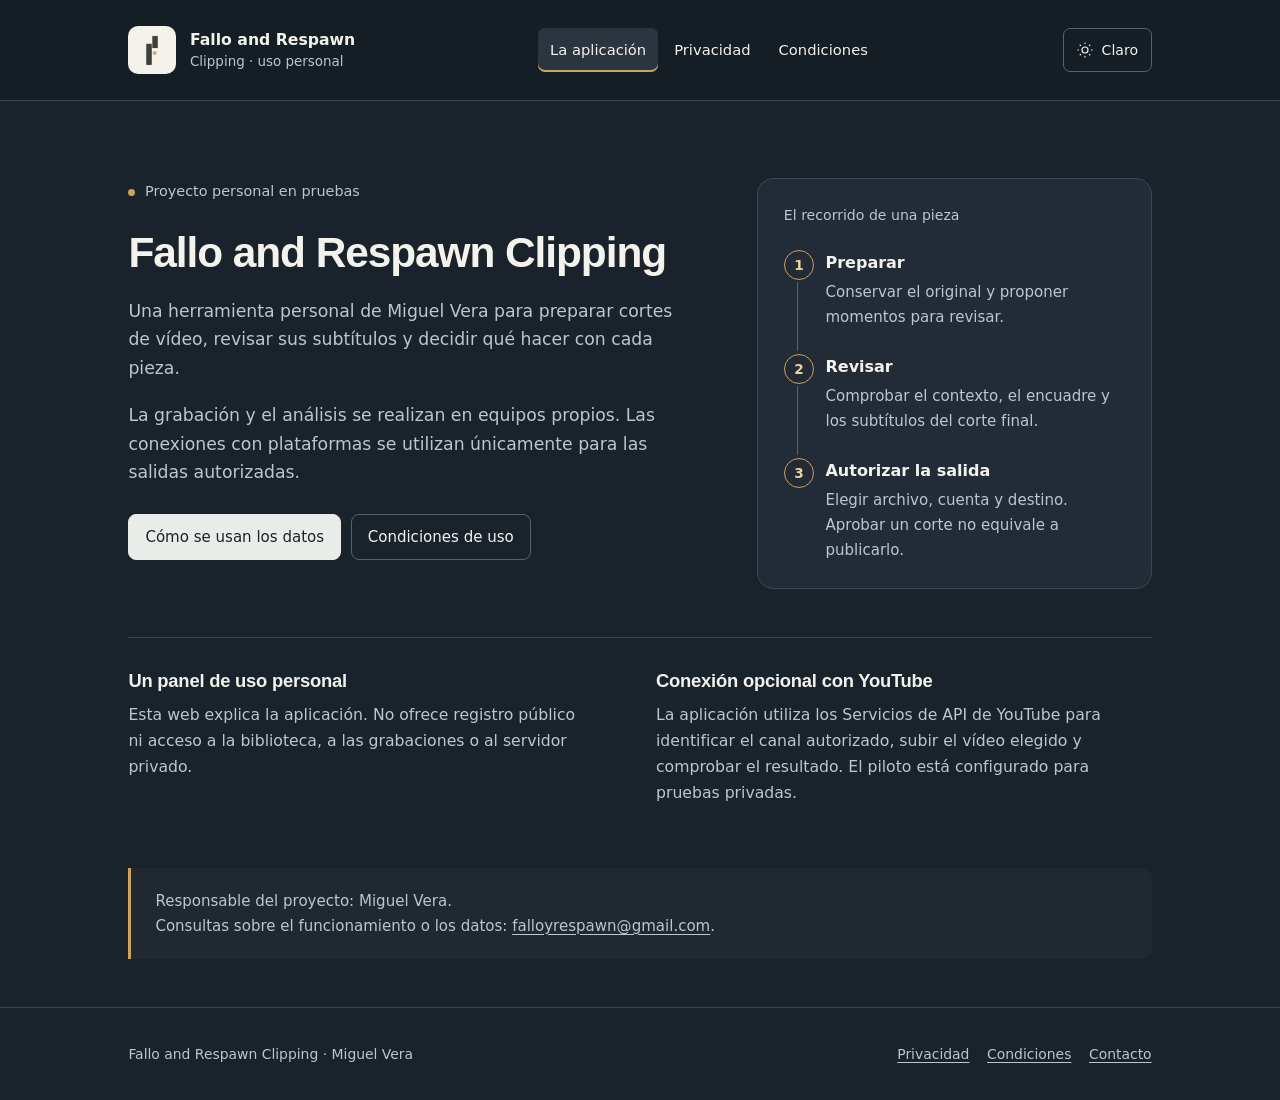
<file: index.html>
<!doctype html>
<html lang="es" data-theme="dark"><head>
<meta charset="utf-8"><meta name="viewport" content="width=device-width,initial-scale=1">
<meta name="description" content="Información de Fallo and Respawn Clipping, su uso personal y el tratamiento de los datos de sus conexiones.">
<meta name="robots" content="noindex">
<meta http-equiv="Content-Security-Policy" content="default-src 'self'; script-src 'self'; style-src 'self'; img-src 'self'; connect-src 'none'; object-src 'none'; base-uri 'none'; form-action 'none'; frame-src 'none'">
<meta name="referrer" content="no-referrer">
<title>Información de la aplicación · Fallo and Respawn Clipping</title>
<link rel="icon" href="assets/mark.png" type="image/png">
<link rel="stylesheet" href="assets/pizarra-tokens.css"><link rel="stylesheet" href="assets/site.css"><script src="assets/theme.js"></script>
</head><body><a class="skip" href="#contenido">Saltar al contenido</a>
<header class="site-head"><div class="wrap head-inner"><a class="brand" href="index.html" aria-label="Fallo and Respawn Clipping, inicio"><img src="assets/mark.png" width="48" height="48" alt=""><span class="brand-name">Fallo and Respawn<span>Clipping · uso personal</span></span></a><nav class="nav" aria-label="Principal"><a href="index.html" aria-current="page">La aplicación</a><a href="privacy.html">Privacidad</a><a href="terms.html">Condiciones</a></nav><button class="theme-toggle" type="button" data-theme-toggle aria-label="Cambiar a tema claro"><svg aria-hidden="true" viewBox="0 0 24 24" fill="none" stroke="currentColor" stroke-width="1.5"><circle cx="12" cy="12" r="4"></circle><path d="M12 2v2m0 16v2M2 12h2m16 0h2M5 5l1.5 1.5m11 11L19 19M5 19l1.5-1.5m11-11L19 5"></path></svg><span class="theme-word" data-theme-word>Claro</span></button></div></header>
<main id="contenido" class="wrap">
<section class="hero" aria-labelledby="app-title">
  <div>
    <p class="state"><span class="state-dot" aria-hidden="true"></span>Proyecto personal en pruebas</p>
    <h1 id="app-title">Fallo and Respawn Clipping</h1>
    <p class="intro">Una herramienta personal de Miguel Vera para preparar cortes de vídeo, revisar sus subtítulos y decidir qué hacer con cada pieza.</p>
    <p class="intro">La grabación y el análisis se realizan en equipos propios. Las conexiones con plataformas se utilizan únicamente para las salidas autorizadas.</p>
    <div class="hero-actions"><a class="button primary" href="privacy.html">Cómo se usan los datos</a><a class="button" href="terms.html">Condiciones de uso</a></div>
  </div>
  <figure class="route"><figcaption>El recorrido de una pieza</figcaption><ol>
    <li><strong>Preparar</strong><p>Conservar el original y proponer momentos para revisar.</p></li>
    <li><strong>Revisar</strong><p>Comprobar el contexto, el encuadre y los subtítulos del corte final.</p></li>
    <li><strong>Autorizar la salida</strong><p>Elegir archivo, cuenta y destino. Aprobar un corte no equivale a publicarlo.</p></li>
  </ol></figure>
</section>
<section class="boundary" aria-label="Alcance de la aplicación">
  <div><h2>Un panel de uso personal</h2><p>Esta web explica la aplicación. No ofrece registro público ni acceso a la biblioteca, a las grabaciones o al servidor privado.</p></div>
  <div><h2>Conexión opcional con YouTube</h2><p>La aplicación utiliza los Servicios de API de YouTube para identificar el canal autorizado, subir el vídeo elegido y comprobar el resultado. El piloto está configurado para pruebas privadas.</p></div>
</section>
<section class="contact-band" aria-label="Contacto"><p>Responsable del proyecto: Miguel Vera.<br>Consultas sobre el funcionamiento o los datos: <a href="mailto:falloyrespawn@gmail.com">falloyrespawn@gmail.com</a>.</p></section>
</main>
<footer class="site-foot"><div class="wrap foot-inner"><span class="foot-copy">Fallo and Respawn Clipping · Miguel Vera</span><div class="foot-links"><a href="privacy.html">Privacidad</a><a href="terms.html">Condiciones</a><a href="mailto:falloyrespawn@gmail.com">Contacto</a></div></div></footer>
</body></html>
</file>
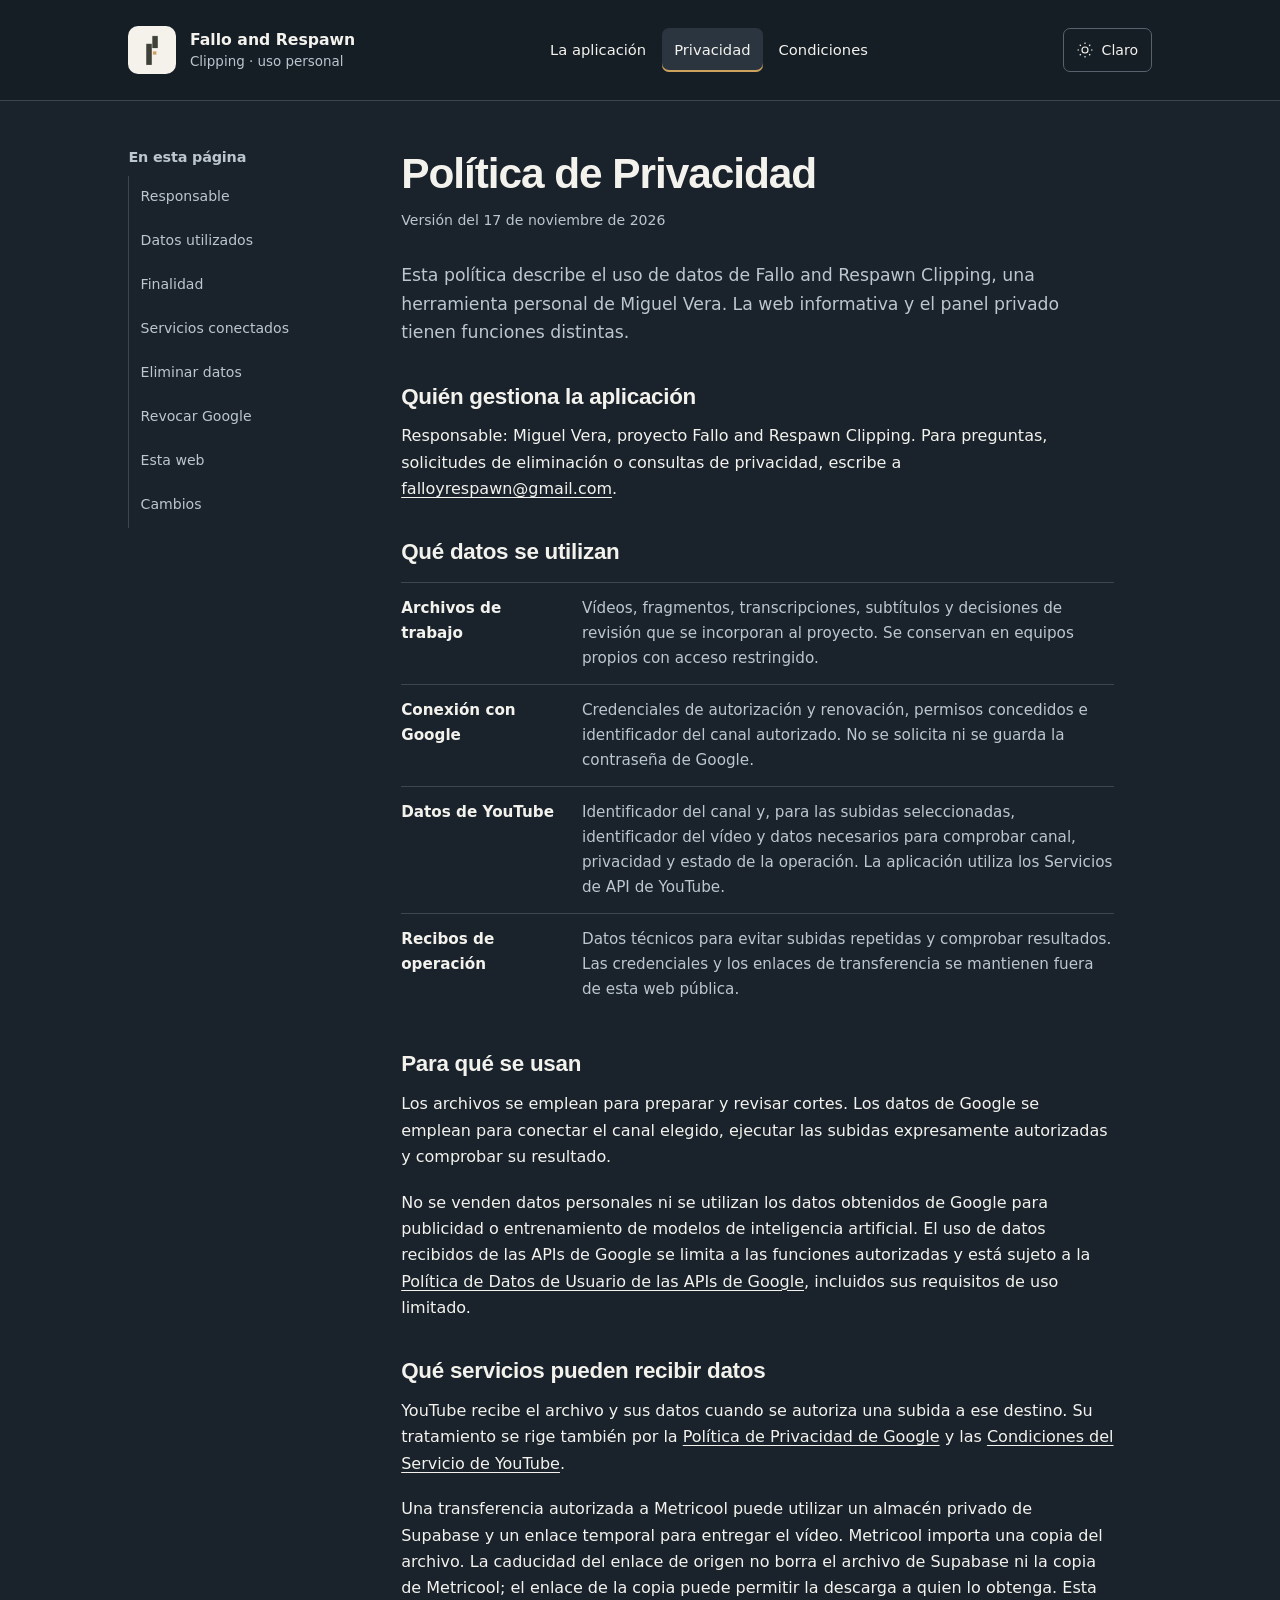
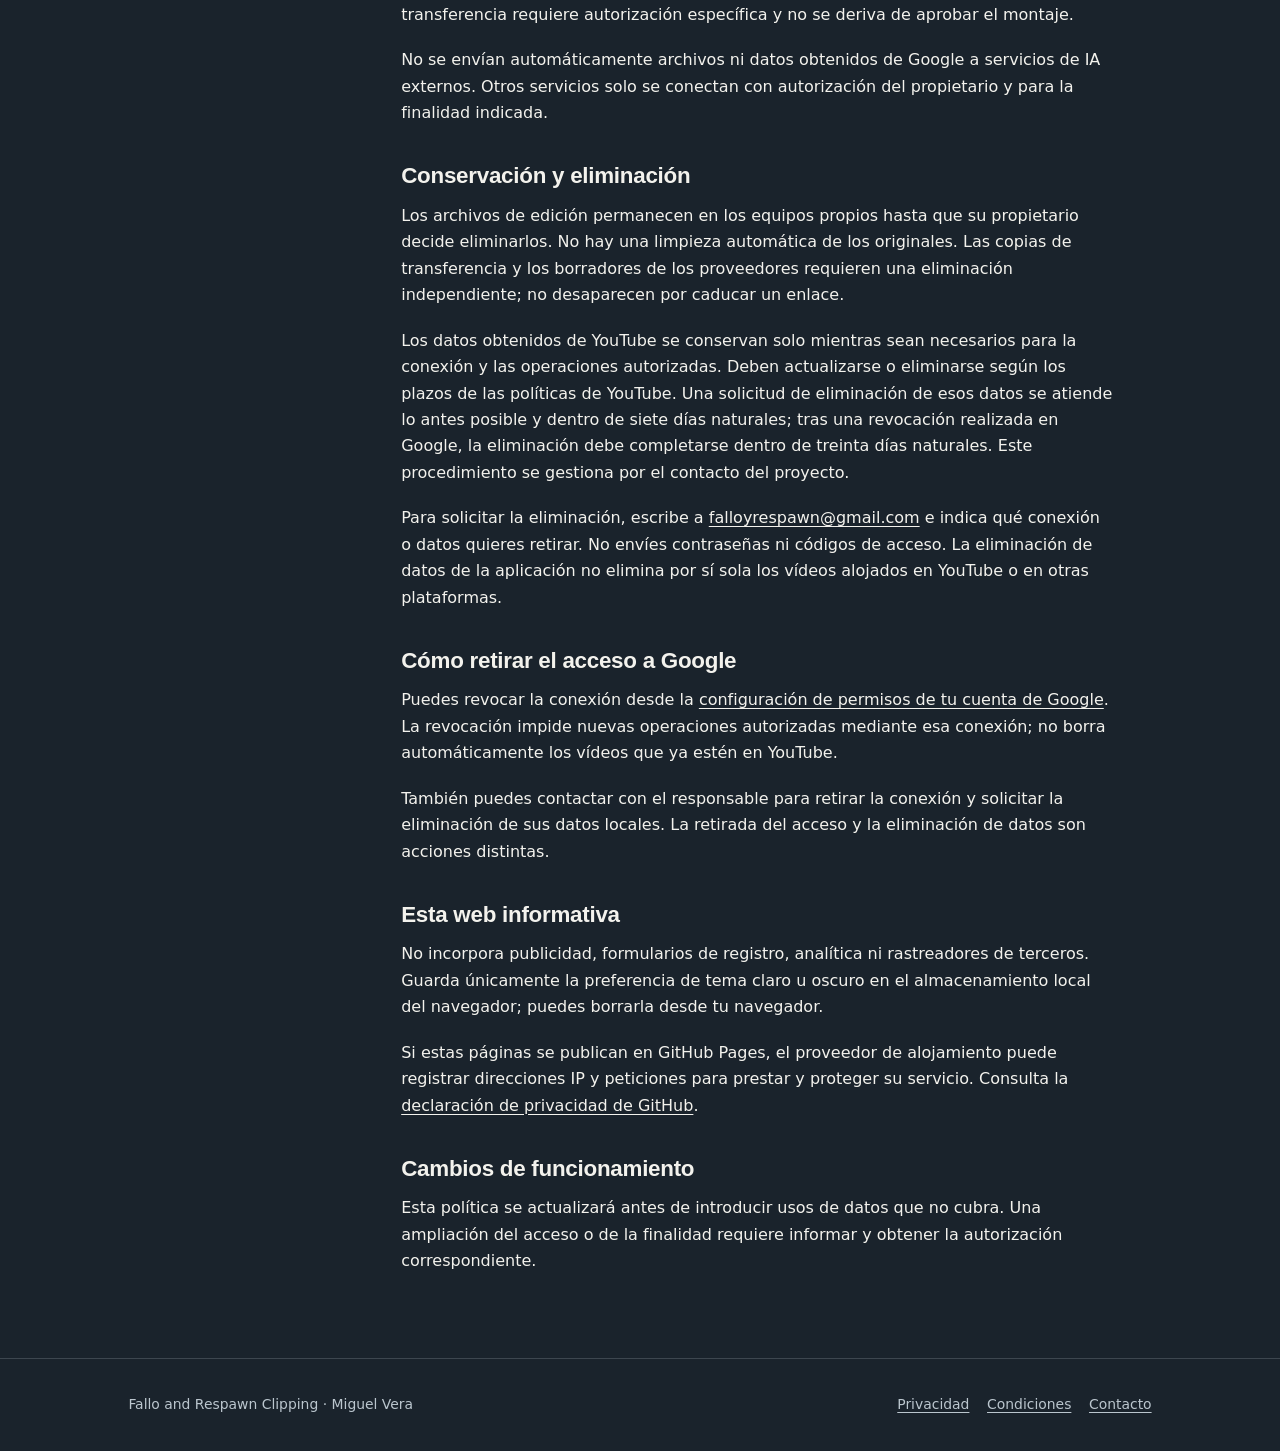
<file: privacy.html>
<!doctype html>
<html lang="es" data-theme="dark"><head>
<meta charset="utf-8"><meta name="viewport" content="width=device-width,initial-scale=1">
<meta name="description" content="Información de Fallo and Respawn Clipping, su uso personal y el tratamiento de los datos de sus conexiones.">
<meta name="robots" content="noindex">
<meta http-equiv="Content-Security-Policy" content="default-src 'self'; script-src 'self'; style-src 'self'; img-src 'self'; connect-src 'none'; object-src 'none'; base-uri 'none'; form-action 'none'; frame-src 'none'">
<meta name="referrer" content="no-referrer">
<title>Política de Privacidad · Fallo and Respawn Clipping</title>
<link rel="icon" href="assets/mark.png" type="image/png">
<link rel="stylesheet" href="assets/pizarra-tokens.css"><link rel="stylesheet" href="assets/site.css"><script src="assets/theme.js"></script>
</head><body><a class="skip" href="#contenido">Saltar al contenido</a>
<header class="site-head"><div class="wrap head-inner"><a class="brand" href="index.html" aria-label="Fallo and Respawn Clipping, inicio"><img src="assets/mark.png" width="48" height="48" alt=""><span class="brand-name">Fallo and Respawn<span>Clipping · uso personal</span></span></a><nav class="nav" aria-label="Principal"><a href="index.html">La aplicación</a><a href="privacy.html" aria-current="page">Privacidad</a><a href="terms.html">Condiciones</a></nav><button class="theme-toggle" type="button" data-theme-toggle aria-label="Cambiar a tema claro"><svg aria-hidden="true" viewBox="0 0 24 24" fill="none" stroke="currentColor" stroke-width="1.5"><circle cx="12" cy="12" r="4"></circle><path d="M12 2v2m0 16v2M2 12h2m16 0h2M5 5l1.5 1.5m11 11L19 19M5 19l1.5-1.5m11-11L19 5"></path></svg><span class="theme-word" data-theme-word>Claro</span></button></div></header>
<main id="contenido" class="wrap"><div class="document-layout"><aside class="contents" aria-label="Índice"><h2>En esta página</h2><a href="#responsable">Responsable</a><a href="#datos">Datos utilizados</a><a href="#uso">Finalidad</a><a href="#servicios">Servicios conectados</a><a href="#conservacion">Eliminar datos</a><a href="#revocar">Revocar Google</a><a href="#web">Esta web</a><a href="#cambios">Cambios</a></aside><article class="document"><h1>Política de Privacidad</h1><p class="updated">Versión del 17 de noviembre de 2026</p>
<p class="lead">Esta política describe el uso de datos de Fallo and Respawn Clipping, una herramienta personal de Miguel Vera. La web informativa y el panel privado tienen funciones distintas.</p>
<h2 id="responsable">Quién gestiona la aplicación</h2>
<p>Responsable: Miguel Vera, proyecto Fallo and Respawn Clipping. Para preguntas, solicitudes de eliminación o consultas de privacidad, escribe a <a href="mailto:falloyrespawn@gmail.com">falloyrespawn@gmail.com</a>.</p>
<h2 id="datos">Qué datos se utilizan</h2>
<dl class="data-list">
<div><dt>Archivos de trabajo</dt><dd>Vídeos, fragmentos, transcripciones, subtítulos y decisiones de revisión que se incorporan al proyecto. Se conservan en equipos propios con acceso restringido.</dd></div>
<div><dt>Conexión con Google</dt><dd>Credenciales de autorización y renovación, permisos concedidos e identificador del canal autorizado. No se solicita ni se guarda la contraseña de Google.</dd></div>
<div><dt>Datos de YouTube</dt><dd>Identificador del canal y, para las subidas seleccionadas, identificador del vídeo y datos necesarios para comprobar canal, privacidad y estado de la operación. La aplicación utiliza los Servicios de API de YouTube.</dd></div>
<div><dt>Recibos de operación</dt><dd>Datos técnicos para evitar subidas repetidas y comprobar resultados. Las credenciales y los enlaces de transferencia se mantienen fuera de esta web pública.</dd></div>
</dl>
<h2 id="uso">Para qué se usan</h2>
<p>Los archivos se emplean para preparar y revisar cortes. Los datos de Google se emplean para conectar el canal elegido, ejecutar las subidas expresamente autorizadas y comprobar su resultado.</p>
<p>No se venden datos personales ni se utilizan los datos obtenidos de Google para publicidad o entrenamiento de modelos de inteligencia artificial. El uso de datos recibidos de las APIs de Google se limita a las funciones autorizadas y está sujeto a la <a href="https://developers.google.com/terms/api-services-user-data-policy">Política de Datos de Usuario de las APIs de Google</a>, incluidos sus requisitos de uso limitado.</p>
<h2 id="servicios">Qué servicios pueden recibir datos</h2>
<p>YouTube recibe el archivo y sus datos cuando se autoriza una subida a ese destino. Su tratamiento se rige también por la <a href="https://policies.google.com/privacy">Política de Privacidad de Google</a> y las <a href="https://www.youtube.com/t/terms">Condiciones del Servicio de YouTube</a>.</p>
<p>Una transferencia autorizada a Metricool puede utilizar un almacén privado de Supabase y un enlace temporal para entregar el vídeo. Metricool importa una copia del archivo. La caducidad del enlace de origen no borra el archivo de Supabase ni la copia de Metricool; el enlace de la copia puede permitir la descarga a quien lo obtenga. Esta transferencia requiere autorización específica y no se deriva de aprobar el montaje.</p>
<p>No se envían automáticamente archivos ni datos obtenidos de Google a servicios de IA externos. Otros servicios solo se conectan con autorización del propietario y para la finalidad indicada.</p>
<h2 id="conservacion">Conservación y eliminación</h2>
<p>Los archivos de edición permanecen en los equipos propios hasta que su propietario decide eliminarlos. No hay una limpieza automática de los originales. Las copias de transferencia y los borradores de los proveedores requieren una eliminación independiente; no desaparecen por caducar un enlace.</p>
<p>Los datos obtenidos de YouTube se conservan solo mientras sean necesarios para la conexión y las operaciones autorizadas. Deben actualizarse o eliminarse según los plazos de las políticas de YouTube. Una solicitud de eliminación de esos datos se atiende lo antes posible y dentro de siete días naturales; tras una revocación realizada en Google, la eliminación debe completarse dentro de treinta días naturales. Este procedimiento se gestiona por el contacto del proyecto.</p>
<p>Para solicitar la eliminación, escribe a <a href="mailto:falloyrespawn@gmail.com?subject=Eliminar%20datos%20de%20Clipping">falloyrespawn@gmail.com</a> e indica qué conexión o datos quieres retirar. No envíes contraseñas ni códigos de acceso. La eliminación de datos de la aplicación no elimina por sí sola los vídeos alojados en YouTube o en otras plataformas.</p>
<h2 id="revocar">Cómo retirar el acceso a Google</h2>
<p>Puedes revocar la conexión desde la <a href="https://security.google.com/settings/security/permissions">configuración de permisos de tu cuenta de Google</a>. La revocación impide nuevas operaciones autorizadas mediante esa conexión; no borra automáticamente los vídeos que ya estén en YouTube.</p>
<p>También puedes contactar con el responsable para retirar la conexión y solicitar la eliminación de sus datos locales. La retirada del acceso y la eliminación de datos son acciones distintas.</p>
<h2 id="web">Esta web informativa</h2>
<p>No incorpora publicidad, formularios de registro, analítica ni rastreadores de terceros. Guarda únicamente la preferencia de tema claro u oscuro en el almacenamiento local del navegador; puedes borrarla desde tu navegador.</p>
<p>Si estas páginas se publican en GitHub Pages, el proveedor de alojamiento puede registrar direcciones IP y peticiones para prestar y proteger su servicio. Consulta la <a href="https://docs.github.com/en/site-policy/privacy-policies/github-general-privacy-statement">declaración de privacidad de GitHub</a>.</p>
<h2 id="cambios">Cambios de funcionamiento</h2>
<p>Esta política se actualizará antes de introducir usos de datos que no cubra. Una ampliación del acceso o de la finalidad requiere informar y obtener la autorización correspondiente.</p>
</article></div></main>
<footer class="site-foot"><div class="wrap foot-inner"><span class="foot-copy">Fallo and Respawn Clipping · Miguel Vera</span><div class="foot-links"><a href="privacy.html">Privacidad</a><a href="terms.html">Condiciones</a><a href="mailto:falloyrespawn@gmail.com">Contacto</a></div></div></footer>
</body></html>
</file>
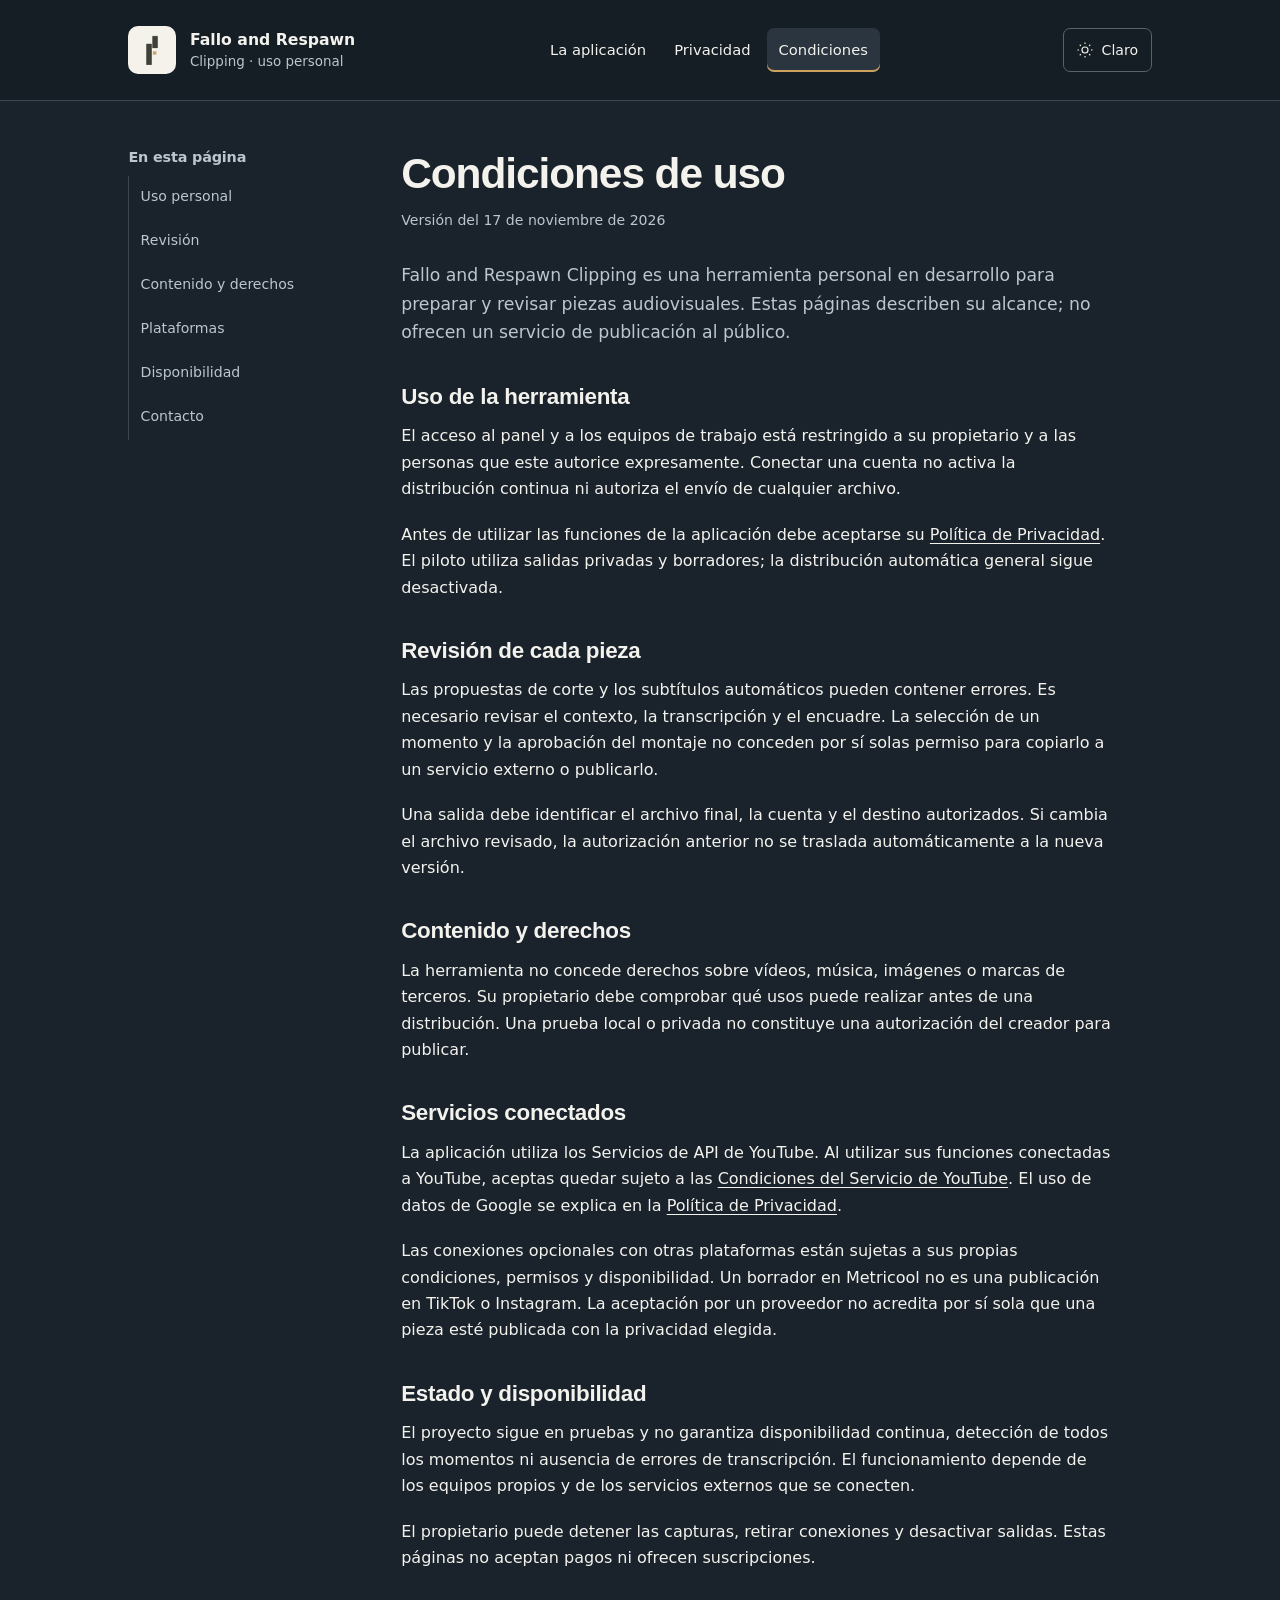
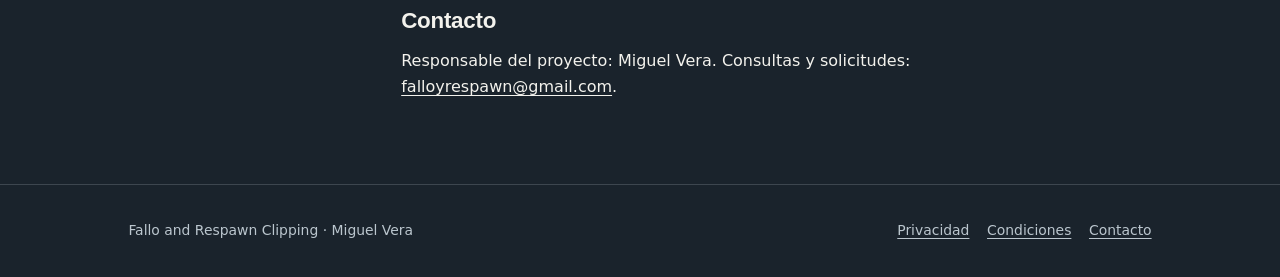
<file: terms.html>
<!doctype html>
<html lang="es" data-theme="dark"><head>
<meta charset="utf-8"><meta name="viewport" content="width=device-width,initial-scale=1">
<meta name="description" content="Información de Fallo and Respawn Clipping, su uso personal y el tratamiento de los datos de sus conexiones.">
<meta name="robots" content="noindex">
<meta http-equiv="Content-Security-Policy" content="default-src 'self'; script-src 'self'; style-src 'self'; img-src 'self'; connect-src 'none'; object-src 'none'; base-uri 'none'; form-action 'none'; frame-src 'none'">
<meta name="referrer" content="no-referrer">
<title>Condiciones de uso · Fallo and Respawn Clipping</title>
<link rel="icon" href="assets/mark.png" type="image/png">
<link rel="stylesheet" href="assets/pizarra-tokens.css"><link rel="stylesheet" href="assets/site.css"><script src="assets/theme.js"></script>
</head><body><a class="skip" href="#contenido">Saltar al contenido</a>
<header class="site-head"><div class="wrap head-inner"><a class="brand" href="index.html" aria-label="Fallo and Respawn Clipping, inicio"><img src="assets/mark.png" width="48" height="48" alt=""><span class="brand-name">Fallo and Respawn<span>Clipping · uso personal</span></span></a><nav class="nav" aria-label="Principal"><a href="index.html">La aplicación</a><a href="privacy.html">Privacidad</a><a href="terms.html" aria-current="page">Condiciones</a></nav><button class="theme-toggle" type="button" data-theme-toggle aria-label="Cambiar a tema claro"><svg aria-hidden="true" viewBox="0 0 24 24" fill="none" stroke="currentColor" stroke-width="1.5"><circle cx="12" cy="12" r="4"></circle><path d="M12 2v2m0 16v2M2 12h2m16 0h2M5 5l1.5 1.5m11 11L19 19M5 19l1.5-1.5m11-11L19 5"></path></svg><span class="theme-word" data-theme-word>Claro</span></button></div></header>
<main id="contenido" class="wrap"><div class="document-layout"><aside class="contents" aria-label="Índice"><h2>En esta página</h2><a href="#alcance">Uso personal</a><a href="#revision">Revisión</a><a href="#derechos">Contenido y derechos</a><a href="#plataformas">Plataformas</a><a href="#disponibilidad">Disponibilidad</a><a href="#contacto">Contacto</a></aside><article class="document"><h1>Condiciones de uso</h1><p class="updated">Versión del 17 de noviembre de 2026</p>
<p class="lead">Fallo and Respawn Clipping es una herramienta personal en desarrollo para preparar y revisar piezas audiovisuales. Estas páginas describen su alcance; no ofrecen un servicio de publicación al público.</p>
<h2 id="alcance">Uso de la herramienta</h2>
<p>El acceso al panel y a los equipos de trabajo está restringido a su propietario y a las personas que este autorice expresamente. Conectar una cuenta no activa la distribución continua ni autoriza el envío de cualquier archivo.</p>
<p>Antes de utilizar las funciones de la aplicación debe aceptarse su <a href="privacy.html">Política de Privacidad</a>. El piloto utiliza salidas privadas y borradores; la distribución automática general sigue desactivada.</p>
<h2 id="revision">Revisión de cada pieza</h2>
<p>Las propuestas de corte y los subtítulos automáticos pueden contener errores. Es necesario revisar el contexto, la transcripción y el encuadre. La selección de un momento y la aprobación del montaje no conceden por sí solas permiso para copiarlo a un servicio externo o publicarlo.</p>
<p>Una salida debe identificar el archivo final, la cuenta y el destino autorizados. Si cambia el archivo revisado, la autorización anterior no se traslada automáticamente a la nueva versión.</p>
<h2 id="derechos">Contenido y derechos</h2>
<p>La herramienta no concede derechos sobre vídeos, música, imágenes o marcas de terceros. Su propietario debe comprobar qué usos puede realizar antes de una distribución. Una prueba local o privada no constituye una autorización del creador para publicar.</p>
<h2 id="plataformas">Servicios conectados</h2>
<p>La aplicación utiliza los Servicios de API de YouTube. Al utilizar sus funciones conectadas a YouTube, aceptas quedar sujeto a las <a href="https://www.youtube.com/t/terms">Condiciones del Servicio de YouTube</a>. El uso de datos de Google se explica en la <a href="privacy.html">Política de Privacidad</a>.</p>
<p>Las conexiones opcionales con otras plataformas están sujetas a sus propias condiciones, permisos y disponibilidad. Un borrador en Metricool no es una publicación en TikTok o Instagram. La aceptación por un proveedor no acredita por sí sola que una pieza esté publicada con la privacidad elegida.</p>
<h2 id="disponibilidad">Estado y disponibilidad</h2>
<p>El proyecto sigue en pruebas y no garantiza disponibilidad continua, detección de todos los momentos ni ausencia de errores de transcripción. El funcionamiento depende de los equipos propios y de los servicios externos que se conecten.</p>
<p>El propietario puede detener las capturas, retirar conexiones y desactivar salidas. Estas páginas no aceptan pagos ni ofrecen suscripciones.</p>
<h2 id="contacto">Contacto</h2>
<p>Responsable del proyecto: Miguel Vera. Consultas y solicitudes: <a href="mailto:falloyrespawn@gmail.com">falloyrespawn@gmail.com</a>.</p>
</article></div></main>
<footer class="site-foot"><div class="wrap foot-inner"><span class="foot-copy">Fallo and Respawn Clipping · Miguel Vera</span><div class="foot-links"><a href="privacy.html">Privacidad</a><a href="terms.html">Condiciones</a><a href="mailto:falloyrespawn@gmail.com">Contacto</a></div></div></footer>
</body></html>
</file>
<file: assets/pizarra-tokens.css>
/* ==========================================================================
   Tema Pizarra · v1 · tokens portables
   Uso: copiar a otro proyecto, cargar ANTES de su CSS y mapear sus variables
   locales (--bg, --panel, --ink…) a estos --pz-*. La preferencia se guarda en
   localStorage "pz-theme" ('light' | 'dark') y se aplica en <html data-theme>.
   ========================================================================== */
:root{
  color-scheme:light;
  /* Superficies (de más hundida a más elevada) */
  --pz-sunken:#eeeadf;   /* sidebar, barras fijas */
  --pz-bg:#f3f0e8;       /* fondo de página */
  --pz-surface:#faf8f3;  /* tarjetas */
  --pz-raise:#fffefb;    /* diálogos, lector, popovers, nav activa */
  --pz-soft:#edf0e6;     /* bloques internos (logs, burbujas) */
  --pz-hover:#e9ece2;
  /* Bordes */
  --pz-line:#dcded3;--pz-line-strong:#b2bdb0;
  /* Texto */
  --pz-ink:#1d221f;--pz-muted:#62665f;--pz-faint:#767971;
  /* Acento del proyecto y estados */
  --pz-accent:#42685f;--pz-accent-soft:#e5ebe1;--pz-violet:#796887;
  --pz-invert-bg:#1d221f;--pz-invert-ink:#faf8f3;--pz-invert-muted:#d7dfd3;
  --pz-focus:#42685f;--pz-success:#42685f;--pz-danger:#a33630;--pz-hl:oklch(.88 .09 90);
  --pz-scrim:rgba(29,34,31,.26);
  --pz-shadow:0 24px 60px -28px rgba(29,34,31,.32),0 2px 6px rgba(29,34,31,.05);
  --pz-disabled:.45;
  /* Identidad de los sistemas: *-ink para texto, el resto para líneas y puntos */
  --pz-hermes:#9fbea5;--pz-hermes-ink:#377249;
  --pz-claude:#d6a081;--pz-claude-ink:#a1592e;
  --pz-codex:#9abbd2;--pz-codex-ink:#34698c;
}
:root[data-theme=dark]{
  color-scheme:dark;
  --pz-sunken:#151d25;--pz-bg:#1a232c;--pz-surface:#232c36;--pz-raise:#2b353f;--pz-soft:#202932;--pz-hover:#343e48;
  --pz-line:#3d464f;--pz-line-strong:#58626c;
  --pz-ink:#f3f2ed;--pz-muted:#bbc6ce;--pz-faint:#95a0a9;
  --pz-accent:#9bd6bf;--pz-accent-soft:#29403a;--pz-violet:#cab8e1;
  --pz-invert-bg:#e9ece8;--pz-invert-ink:#1a232c;--pz-invert-muted:#4a5560;
  --pz-focus:#9bd6bf;--pz-success:#9bd6bf;--pz-danger:#f0a39a;--pz-hl:#5c4f22;
  --pz-scrim:rgba(8,12,17,.58);
  --pz-shadow:0 24px 60px -24px rgba(4,8,12,.7),0 0 0 1px rgba(255,255,255,.03);
  --pz-disabled:.42;
  --pz-hermes:#9bd4a9;--pz-hermes-ink:#9bd4a9;
  --pz-claude:#f0ad7f;--pz-claude-ink:#f0ad7f;
  --pz-codex:#91c5ea;--pz-codex-ink:#91c5ea;
}
</file>
<file: assets/site.css>
/* Tema Pizarra v1, aprobado 2026-11-17. Marca existente; sin rediseñar el emblema. */
:root{--brand-ink:#805b1d;--brand-line:#b78636;--measure:70ch;font-family:"Aptos","Segoe UI",system-ui,sans-serif;font-size:16px;line-height:1.65;background:var(--pz-bg);color:var(--pz-ink)}
:root[data-theme=dark]{--brand-ink:#eed39c;--brand-line:#cda25d}
*{box-sizing:border-box}body{margin:0}a{color:inherit;text-decoration-thickness:1px;text-underline-offset:.2em}a:hover{color:var(--brand-ink)}button{font:inherit}button,a{-webkit-tap-highlight-color:transparent}button:focus-visible,a:focus-visible,summary:focus-visible{outline:3px solid var(--pz-focus);outline-offset:5px}p{margin:0 0 1.2rem}h1,h2,h3{font-family:"Bahnschrift","Aptos Display","Segoe UI",sans-serif;line-height:1.2;font-weight:650;text-wrap:balance}h1{font-size:clamp(1.8rem,3.8vw,2.65rem);letter-spacing:-.025em;margin:0 0 1.1rem;max-width:23ch}h2{font-size:1.4rem;letter-spacing:-.012em;margin:2.3rem 0 .8rem}h3{font-size:1.05rem;margin:0 0 .35rem}ul,ol{padding-left:1.2rem}li+li{margin-top:.55rem}strong{font-weight:650}svg{flex-shrink:0}img{display:block;max-width:100%}
.skip{position:absolute;left:1rem;top:-8rem;padding:.5rem 1rem;background:var(--pz-raise);z-index:5}.skip:focus{top:.5rem}.wrap{max-width:1100px;margin-inline:auto;padding-inline:clamp(1rem,4vw,2.4rem)}.site-head{border-bottom:1px solid var(--pz-line);background:var(--pz-sunken)}.head-inner{display:flex;align-items:center;justify-content:space-between;gap:1.4rem;min-height:100px}.brand{display:flex;align-items:center;gap:.85rem;text-decoration:none;line-height:1.3}.brand img{width:48px;height:48px;border-radius:10px;flex-shrink:0}.brand-name{font-size:.98rem;font-weight:650}.brand-name span{display:block;color:var(--pz-muted);font-size:.84rem;font-weight:400;margin-top:.15rem}.nav{display:flex;align-items:center;gap:.25rem;flex-wrap:wrap}.nav a,.theme-toggle{min-height:44px;display:inline-flex;align-items:center;justify-content:center;padding:.55rem .75rem;border-radius:7px;line-height:1.3}.nav a{text-decoration:none;font-size:.92rem}.nav a[aria-current=page]{background:var(--pz-raise);box-shadow:inset 0 -2px var(--brand-line)}.nav a:hover{background:var(--pz-hover)}.theme-toggle{border:1px solid var(--pz-line-strong);color:var(--pz-ink);background:transparent;gap:.45rem;cursor:pointer;font-size:.88rem;white-space:nowrap}.theme-toggle:hover{background:var(--pz-hover)}.theme-toggle svg{width:18px;height:18px}.theme-word{min-width:4.2ch}
.hero{display:grid;grid-template-columns:minmax(0,1.4fr) minmax(250px,1fr);gap:clamp(2rem,6vw,5rem);padding-block:clamp(2.6rem,6vw,5rem) 3rem;align-items:start}.intro{max-width:51ch;color:var(--pz-muted);font-size:1.08rem}.state{display:inline-flex;align-items:center;gap:.6rem;color:var(--pz-muted);font-size:.9rem;margin-bottom:1.5rem}.state-dot{width:7px;height:7px;border-radius:50%;background:var(--brand-line)}.hero-actions{display:flex;gap:.6rem;flex-wrap:wrap;margin-top:1.7rem}.button{display:inline-flex;align-items:center;min-height:46px;padding:.6rem 1rem;border:1px solid var(--pz-line-strong);border-radius:8px;font-size:.94rem;text-decoration:none}.button.primary{background:var(--pz-invert-bg);color:var(--pz-invert-ink);border-color:var(--pz-invert-bg)}.button:hover{box-shadow:inset 0 0 0 1px currentColor}.route{margin:0;padding:1.6rem;background:var(--pz-surface);border:1px solid var(--pz-line);border-radius:16px}.route figcaption{color:var(--pz-muted);font-size:.88rem;margin-bottom:1.4rem}.route ol{list-style:none;padding:0;margin:0;counter-reset:step}.route li{position:relative;padding:0 0 1.5rem 2.6rem;margin:0;counter-increment:step}.route li:before{content:counter(step);position:absolute;top:0;left:0;display:grid;place-items:center;width:28px;height:28px;border:1px solid var(--brand-line);border-radius:50%;color:var(--brand-ink);font-weight:600;font-size:.85rem;background:var(--pz-surface)}.route li:not(:last-child):after{content:"";position:absolute;width:1px;background:var(--pz-line-strong);top:32px;bottom:3px;left:13.5px}.route li:last-child{padding-bottom:0}.route p{margin:0;color:var(--pz-muted);font-size:.94rem}.route strong{display:block;margin-bottom:.25rem;font-size:1rem}.boundary{display:grid;grid-template-columns:1fr 1fr;gap:2rem;padding:2rem 0 2.7rem;border-top:1px solid var(--pz-line)}.boundary h2{margin:0 0 .6rem;font-size:1.15rem}.boundary p{color:var(--pz-muted);font-size:.98rem;max-width:45ch}.contact-band{margin:0 0 3rem;padding:1.3rem 1.5rem;border-left:3px solid var(--brand-line);background:var(--pz-soft);border-radius:0 10px 10px 0}.contact-band p{margin:0;font-size:.94rem;color:var(--pz-muted)}.contact-band a{overflow-wrap:anywhere}.site-foot{border-top:1px solid var(--pz-line);padding-block:1.5rem;color:var(--pz-muted);font-size:.87rem}.foot-inner{display:flex;justify-content:space-between;gap:1rem;flex-wrap:wrap}.foot-links{display:flex;gap:1.1rem;flex-wrap:wrap}.foot-links a{display:inline-flex;align-items:center;min-height:44px}.foot-copy{align-self:center}
.document-layout{display:grid;grid-template-columns:220px minmax(0,1fr);gap:3.3rem;padding-block:3rem 4rem}.contents{position:sticky;top:2rem;align-self:start}.contents h2{font-family:inherit;font-size:.9rem;font-weight:600;margin:0 0 .6rem;color:var(--pz-muted)}.contents a{display:block;padding:.55rem .7rem;min-height:44px;border-left:1px solid var(--pz-line);font-size:.88rem;text-decoration:none;color:var(--pz-muted)}.contents a:hover{background:var(--pz-hover);color:var(--pz-ink)}.document{min-width:0;max-width:var(--measure)}.document h1{max-width:none;margin-bottom:.6rem}.document h2{scroll-margin-top:2rem}.updated{font-size:.88rem;color:var(--pz-muted);margin-bottom:1.8rem}.lead{font-size:1.08rem;color:var(--pz-muted)}.callout{border-left:3px solid var(--brand-line);background:var(--pz-soft);padding:1rem 1.2rem;border-radius:0 8px 8px 0;font-size:.96rem}.callout p:last-child{margin:0}.document a{overflow-wrap:anywhere}.document ul{margin-block:.7rem 1.3rem}.data-list{display:grid;gap:0}.data-list div{display:grid;grid-template-columns:10rem 1fr;gap:1.3rem;border-top:1px solid var(--pz-line);padding:.8rem 0}.data-list dt{font-weight:650;font-size:.95rem}.data-list dd{margin:0;color:var(--pz-muted);font-size:.95rem}.small{font-size:.91rem;color:var(--pz-muted)}
@media(max-width:820px){.head-inner{padding-block:1rem;flex-wrap:wrap;gap:.8rem}.nav{gap:.1rem}.hero{grid-template-columns:1fr;gap:1.8rem}.route{max-width:560px}.document-layout{grid-template-columns:1fr;gap:1.6rem;padding-block:2rem 3rem}.contents{position:static;border-bottom:1px solid var(--pz-line);padding-bottom:1rem;display:flex;flex-wrap:wrap;gap:.25rem .55rem}.contents h2{width:100%;margin-bottom:.2rem}.contents a{padding:.4rem .5rem;border:0;text-decoration:underline;text-underline-offset:.2em}.boundary{gap:1.5rem}}
@media(max-width:640px){.brand{flex:1;min-width:0}.theme-toggle{order:1}.nav{order:2;width:100%;justify-content:flex-start;margin-left:0}.head-inner{gap:.75rem}}
@media(max-width:480px){.brand img{width:44px;height:44px}.head-inner{gap:.7rem}.nav{width:100%;justify-content:space-between;gap:0}.nav a{padding:.55rem .6rem;font-size:.86rem}.theme-toggle{padding:.55rem .6rem}.hero{padding-top:2.1rem}.intro{font-size:1.02rem}.boundary{grid-template-columns:1fr;padding-block:1.7rem}.contact-band{padding:1.1rem}.data-list div{grid-template-columns:1fr;gap:.25rem}.foot-inner{gap:.25rem}.document h2{font-size:1.24rem}.route{padding:1.25rem}}
@media(prefers-reduced-motion:reduce){*,*:before,*:after{scroll-behavior:auto!important;transition:none!important}}
</file>
